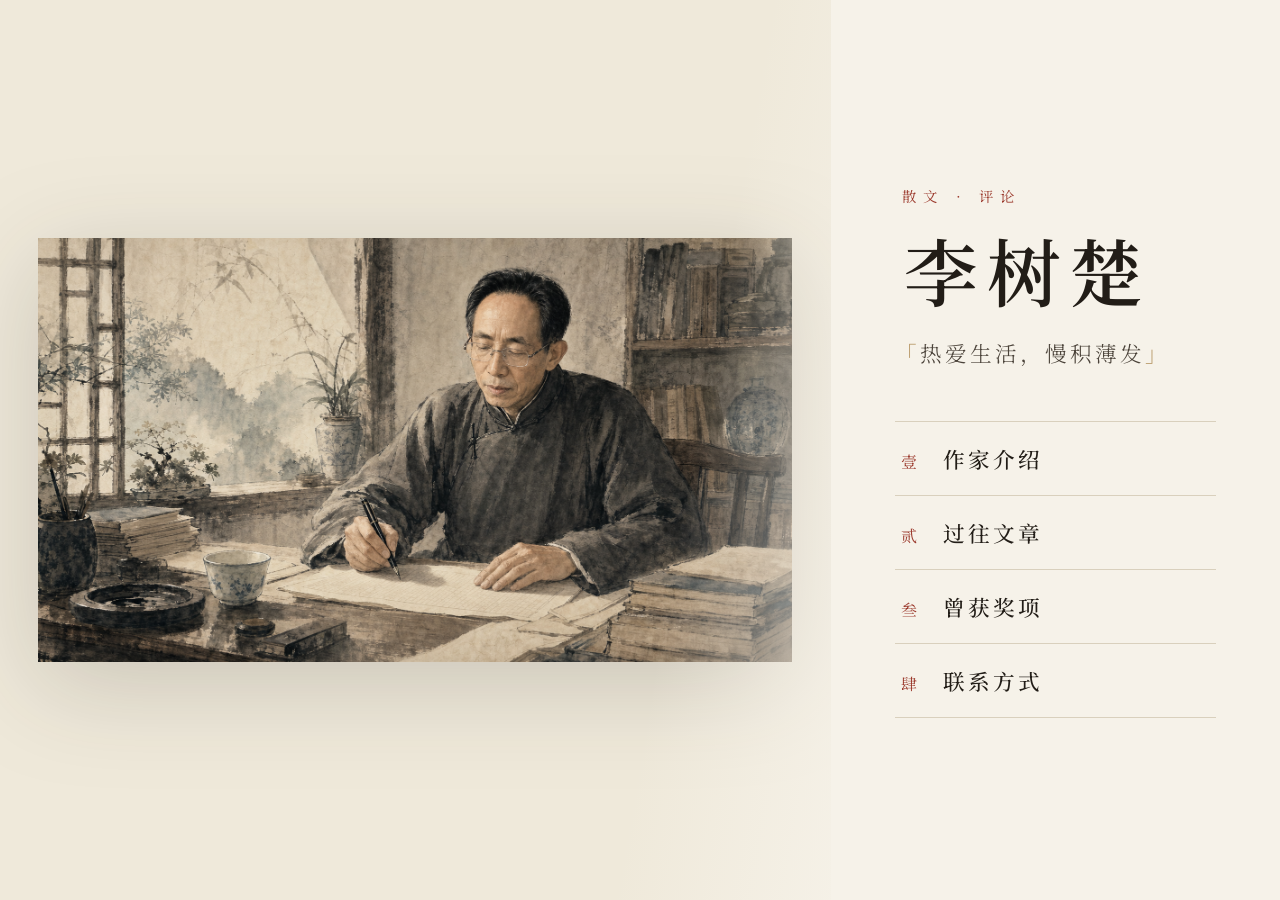
<file: index.html>
<!DOCTYPE html>
<html lang="zh-CN">
<head>
  <meta charset="UTF-8" />
  <meta name="viewport" content="width=device-width, initial-scale=1.0" />
  <title>李树楚 · 作家</title>
  <meta name="description" content="作家李树楚个人网站 —— 作家介绍、过往文章、曾获奖项与联系方式" />
  <link rel="preconnect" href="https://fonts.googleapis.com" />
  <link rel="preconnect" href="https://fonts.gstatic.com" crossorigin />
  <link
    href="https://fonts.googleapis.com/css2?family=Noto+Serif+SC:wght@300;400;500;600;700&family=Cormorant+Garamond:ital,wght@0,400;0,500;1,400&display=swap"
    rel="stylesheet"
  />
  <link rel="stylesheet" href="styles/main.css?v=8" />
</head>
<body class="home-body">
  <!-- 首页 hero：左图右栏（纯入口页）-->
  <section class="hero" id="top">
    <div class="hero__photo">
      <div class="hero__photo-img" data-photo></div>
      <div class="hero__photo-veil" aria-hidden="true"></div>
    </div>
    <div class="hero__panel">
      <div class="hero__intro">
        <p class="hero__eyebrow" data-title></p>
        <h1 class="hero__name" data-name></h1>
        <p class="hero__penname" data-penname></p>
        <p class="hero__tagline" data-tagline></p>
      </div>
      <nav class="hero__menu">
        <a class="hero__entry" href="about.html">
          <span class="hero__entry-num">壹</span>
          <span class="hero__entry-label">作家介绍</span>
        </a>
        <a class="hero__entry hero__entry--feature" href="gallery.html">
          <span class="hero__entry-num">贰</span>
          <span class="hero__entry-label">过往文章</span>
        </a>
        <a class="hero__entry" href="motto.html">
          <span class="hero__entry-num">叁</span>
          <span class="hero__entry-label">曾获奖项</span>
        </a>
        <a class="hero__entry" href="contact.html">
          <span class="hero__entry-num">肆</span>
          <span class="hero__entry-label">联系方式</span>
        </a>
      </nav>
    </div>
  </section>

  <script src="scripts/data.js?v=8"></script>
  <script src="scripts/main.js?v=8"></script>
</body>
</html>
</file>
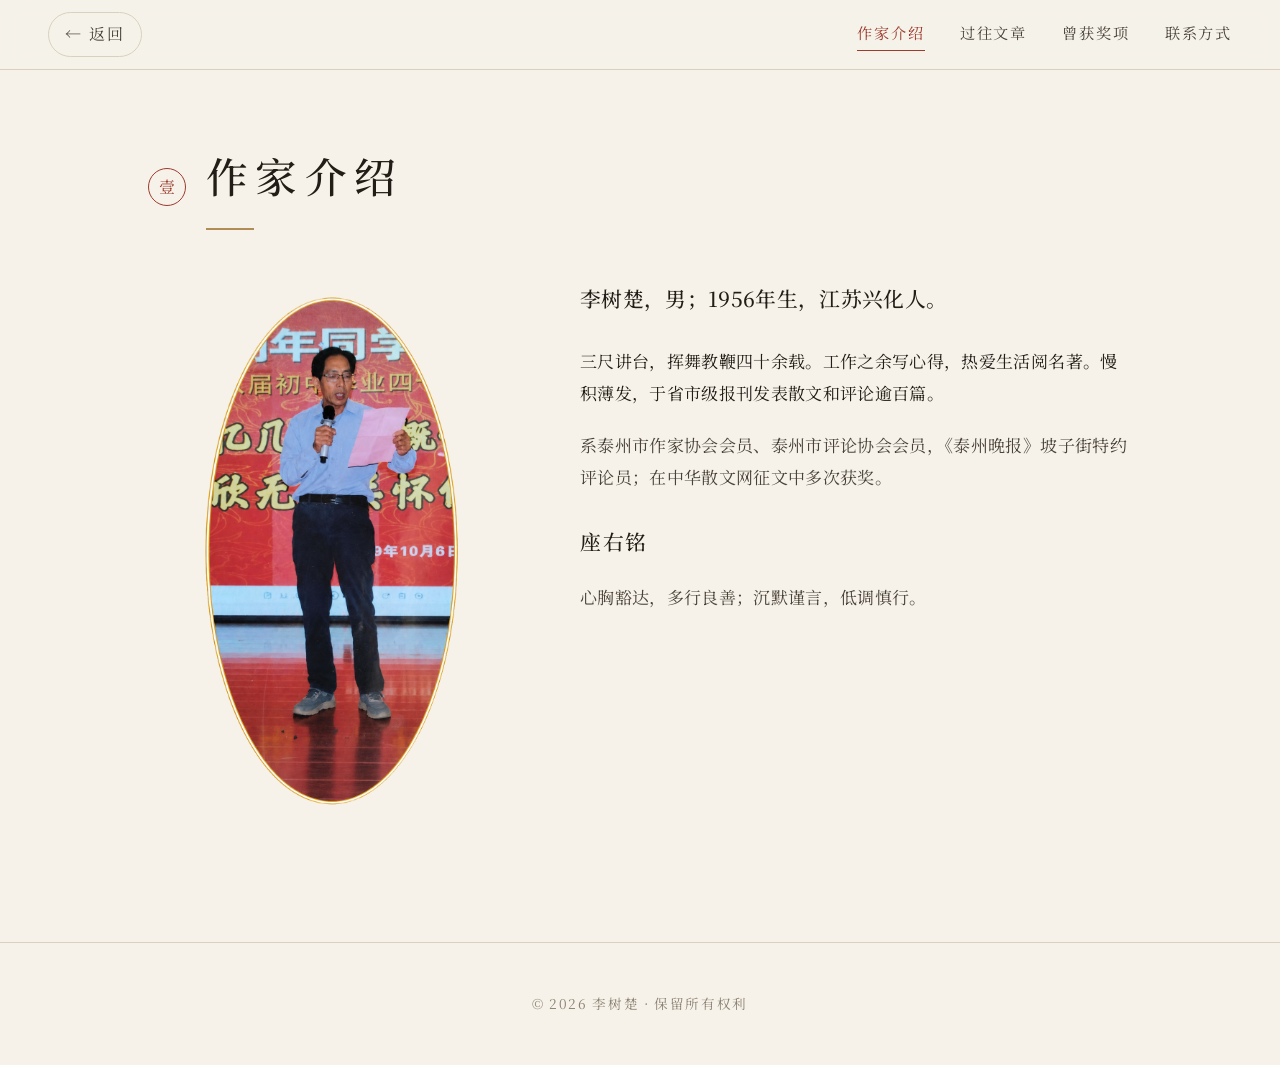
<file: about.html>
<!DOCTYPE html>
<html lang="zh-CN">
<head>
  <meta charset="UTF-8" />
  <meta name="viewport" content="width=device-width, initial-scale=1.0" />
  <title>作家介绍 — 李树楚</title>
  <link rel="preconnect" href="https://fonts.googleapis.com" />
  <link rel="preconnect" href="https://fonts.gstatic.com" crossorigin />
  <link
    href="https://fonts.googleapis.com/css2?family=Noto+Serif+SC:wght@300;400;500;600;700&family=Cormorant+Garamond:ital,wght@0,400;0,500;1,400&display=swap"
    rel="stylesheet"
  />
  <link rel="stylesheet" href="styles/main.css?v=8" />
</head>
<body>
  <header class="nav nav--solid">
    <a href="index.html" class="nav__back">← 返回</a>
    <nav class="nav__links">
      <a href="about.html" class="is-current">作家介绍</a>
      <a href="gallery.html">过往文章</a>
      <a href="motto.html">曾获奖项</a>
      <a href="contact.html">联系方式</a>
    </nav>
  </header>

  <main class="page">
    <section class="section about">
      <div class="section__head reveal">
        <span class="section__index">壹</span>
        <h2 class="section__title">作家介绍</h2>
      </div>
      <div class="about__layout">
        <div class="about__portrait reveal">
          <div class="about__portrait-img" data-portrait></div>
        </div>
        <div class="about__text reveal">
          <p class="about__intro" data-about-intro></p>
          <div data-about-paragraphs></div>
          <p class="about__motto-label">座右铭</p>
          <p class="about__motto-text" data-about-motto></p>
        </div>
      </div>
    </section>
  </main>

  <footer class="footer">
    <p>© <span id="year"></span> <span data-name></span> · 保留所有权利</p>
  </footer>

  <script src="scripts/data.js?v=8"></script>
  <script src="scripts/main.js?v=8"></script>
</body>
</html>
</file>
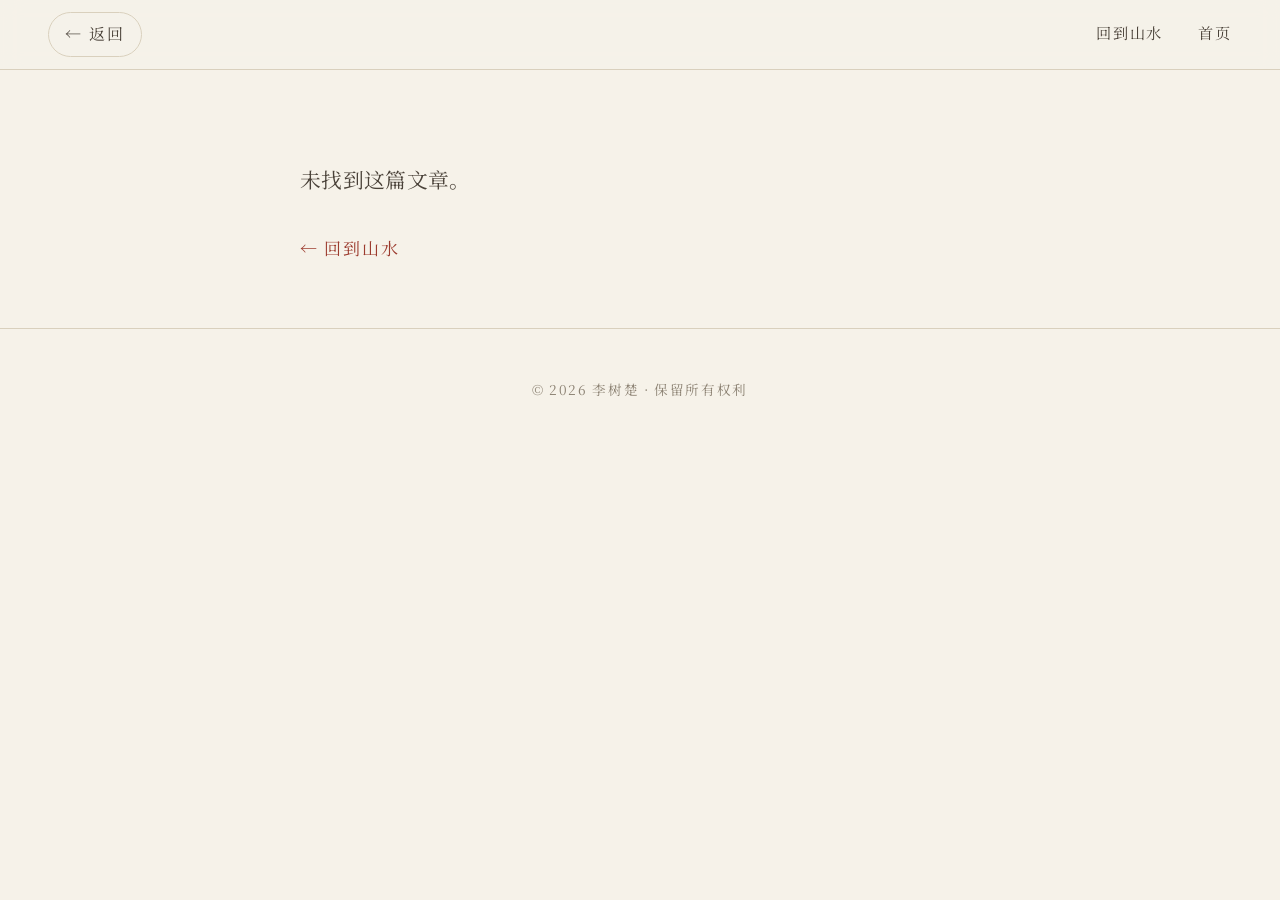
<file: article.html>
<!DOCTYPE html>
<html lang="zh-CN">
<head>
  <meta charset="UTF-8" />
  <meta name="viewport" content="width=device-width, initial-scale=1.0" />
  <title>文章 — 李树楚</title>
  <link rel="preconnect" href="https://fonts.googleapis.com" />
  <link rel="preconnect" href="https://fonts.gstatic.com" crossorigin />
  <link
    href="https://fonts.googleapis.com/css2?family=Noto+Serif+SC:wght@300;400;500;600;700&family=Cormorant+Garamond:ital,wght@0,400;0,500;1,400&display=swap"
    rel="stylesheet"
  />
  <link rel="stylesheet" href="styles/main.css?v=8" />
</head>
<body class="article-body">
  <header class="nav nav--solid">
    <a href="gallery.html" class="nav__back">← 返回</a>
    <nav class="nav__links">
      <a href="gallery.html">回到山水</a>
      <a href="index.html">首页</a>
    </nav>
  </header>

  <main class="article" id="article">
    <!-- 由 article.js 渲染 -->
  </main>

  <footer class="footer">
    <p>© <span id="year"></span> <span data-name></span> · 保留所有权利</p>
  </footer>

  <script src="scripts/data.js?v=8"></script>
  <script src="scripts/article.js?v=8"></script>
</body>
</html>
</file>
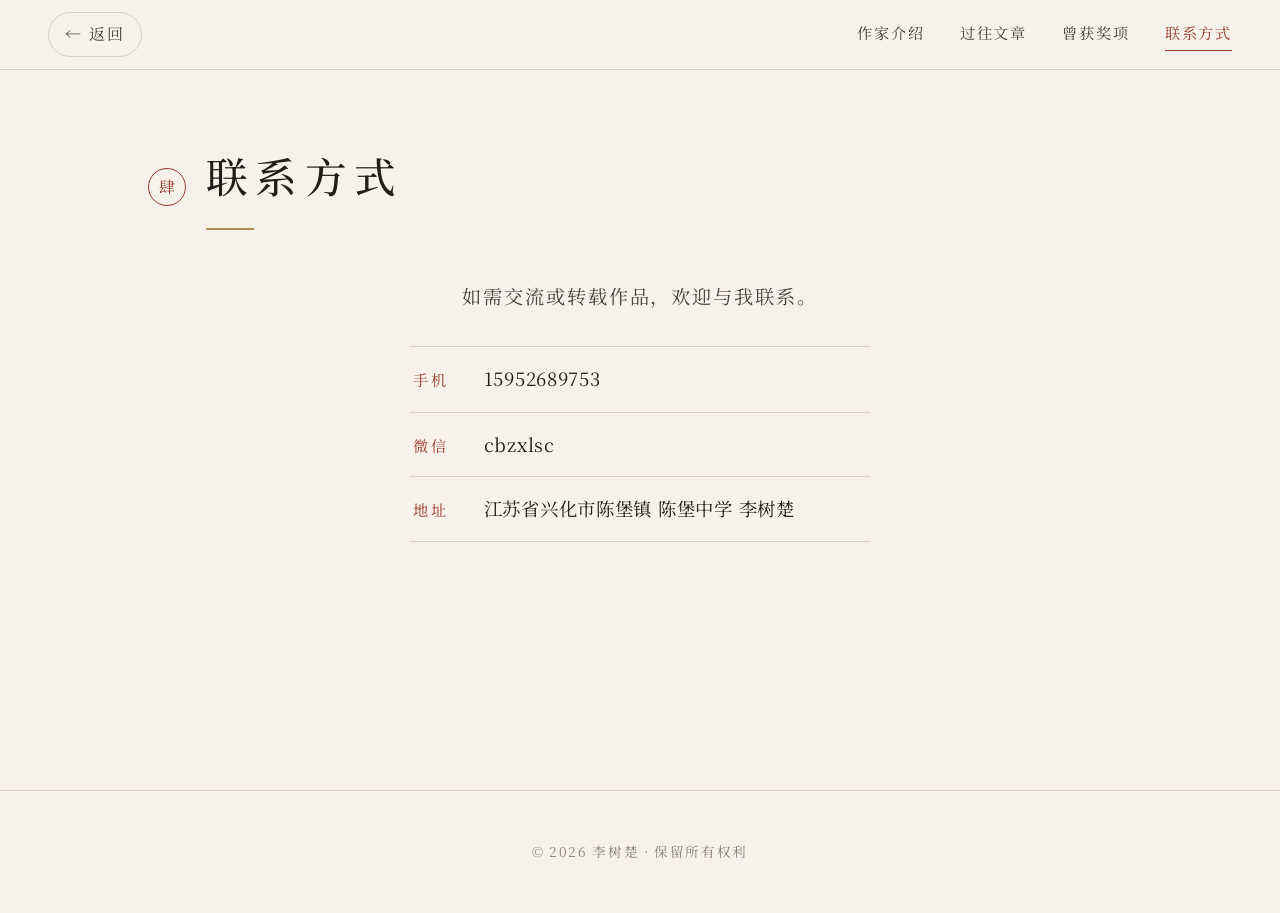
<file: contact.html>
<!DOCTYPE html>
<html lang="zh-CN">
<head>
  <meta charset="UTF-8" />
  <meta name="viewport" content="width=device-width, initial-scale=1.0" />
  <title>联系方式 — 李树楚</title>
  <link rel="preconnect" href="https://fonts.googleapis.com" />
  <link rel="preconnect" href="https://fonts.gstatic.com" crossorigin />
  <link
    href="https://fonts.googleapis.com/css2?family=Noto+Serif+SC:wght@300;400;500;600;700&family=Cormorant+Garamond:ital,wght@0,400;0,500;1,400&display=swap"
    rel="stylesheet"
  />
  <link rel="stylesheet" href="styles/main.css?v=8" />
</head>
<body>
  <header class="nav nav--solid">
    <a href="index.html" class="nav__back">← 返回</a>
    <nav class="nav__links">
      <a href="about.html">作家介绍</a>
      <a href="gallery.html">过往文章</a>
      <a href="motto.html">曾获奖项</a>
      <a href="contact.html" class="is-current">联系方式</a>
    </nav>
  </header>

  <main class="page">
    <section class="section contact">
      <div class="section__head reveal">
        <span class="section__index">肆</span>
        <h2 class="section__title">联系方式</h2>
      </div>
      <div class="contact__inner reveal">
        <p class="contact__note" data-contact-note></p>
        <ul class="contact__list" data-contact-list></ul>
      </div>
    </section>
  </main>

  <footer class="footer">
    <p>© <span id="year"></span> <span data-name></span> · 保留所有权利</p>
  </footer>

  <script src="scripts/data.js?v=8"></script>
  <script src="scripts/main.js?v=8"></script>
</body>
</html>
</file>
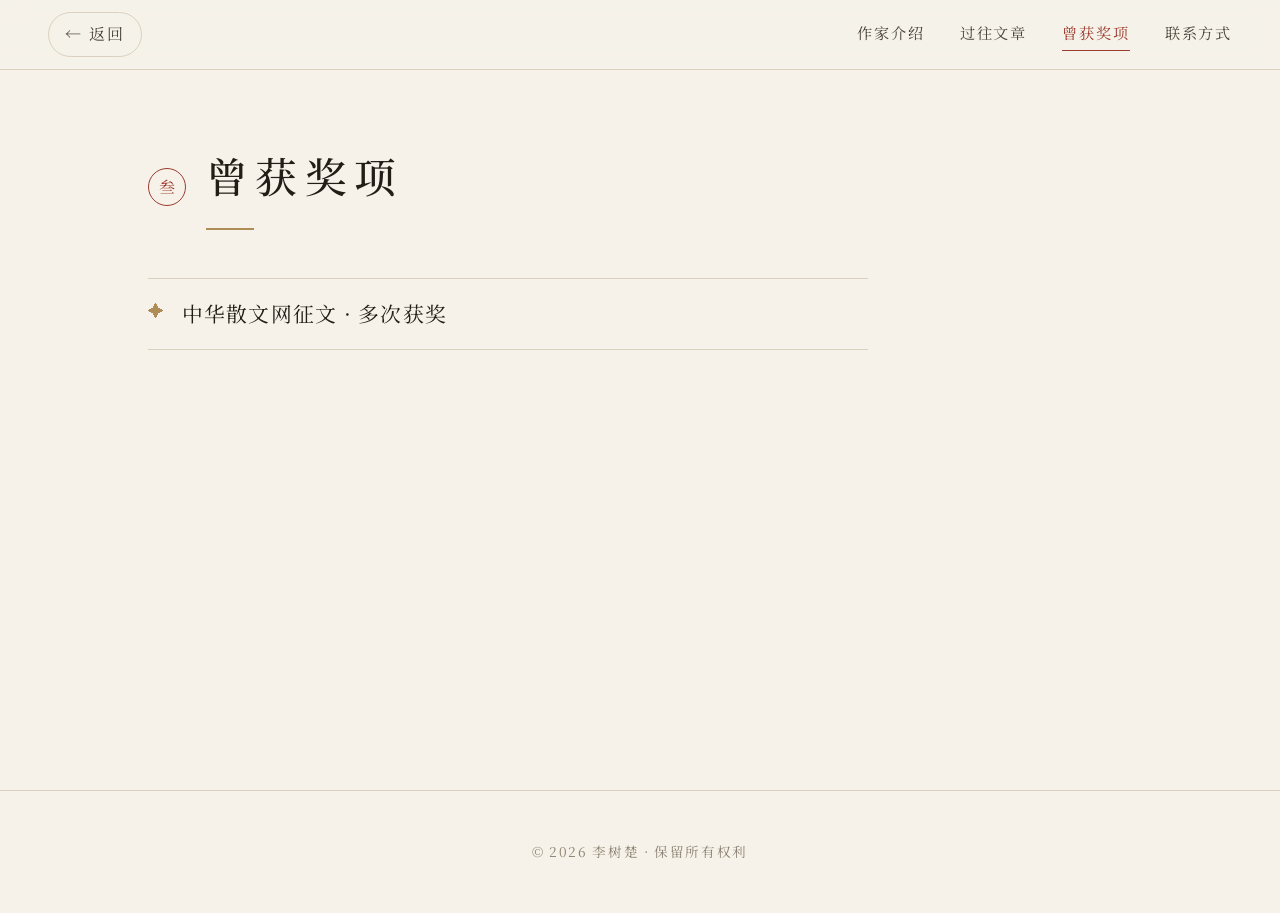
<file: motto.html>
<!DOCTYPE html>
<html lang="zh-CN">
<head>
  <meta charset="UTF-8" />
  <meta name="viewport" content="width=device-width, initial-scale=1.0" />
  <title>曾获奖项 — 李树楚</title>
  <link rel="preconnect" href="https://fonts.googleapis.com" />
  <link rel="preconnect" href="https://fonts.gstatic.com" crossorigin />
  <link
    href="https://fonts.googleapis.com/css2?family=Noto+Serif+SC:wght@300;400;500;600;700&family=Cormorant+Garamond:ital,wght@0,400;0,500;1,400&display=swap"
    rel="stylesheet"
  />
  <link rel="stylesheet" href="styles/main.css?v=8" />
</head>
<body>
  <header class="nav nav--solid">
    <a href="index.html" class="nav__back">← 返回</a>
    <nav class="nav__links">
      <a href="about.html">作家介绍</a>
      <a href="gallery.html">过往文章</a>
      <a href="motto.html" class="is-current">曾获奖项</a>
      <a href="contact.html">联系方式</a>
    </nav>
  </header>

  <main class="page">
    <section class="section awards">
      <div class="section__head reveal">
        <span class="section__index">叁</span>
        <h2 class="section__title">曾获奖项</h2>
      </div>
      <ul class="awards__list reveal" data-awards></ul>
    </section>
  </main>

  <footer class="footer">
    <p>© <span id="year"></span> <span data-name></span> · 保留所有权利</p>
  </footer>

  <script src="scripts/data.js?v=8"></script>
  <script src="scripts/main.js?v=8"></script>
</body>
</html>
</file>
<file: styles/main.css>
/* ============================================================
   典雅文学风 —— 主样式
   配色：宣纸米白 + 墨色 + 印章朱红点缀
   ============================================================ */
:root {
  --paper: #f6f2e9;
  --paper-deep: #efe9da;
  --ink: #221d17;
  --ink-soft: #4a4239;
  --ink-faint: #8c8273;
  --seal: #9c3b2e;
  --seal-soft: #b96a52;
  --line: #d9d0bd;
  --gold: #b08d57;
  --serif-cn: "Noto Serif SC", "Songti SC", "STSong", serif;
  --serif-la: "Cormorant Garamond", "Noto Serif SC", serif;
  --maxw: 1080px;
  --ease: cubic-bezier(0.22, 1, 0.36, 1);
}
* { box-sizing: border-box; margin: 0; padding: 0; }
html { scroll-behavior: smooth; }
body {
  background: var(--paper);
  color: var(--ink);
  font-family: var(--serif-cn);
  line-height: 1.9;
  font-size: 17px;
  letter-spacing: 0.02em;
  -webkit-font-smoothing: antialiased;
  text-rendering: optimizeLegibility;
  overflow-x: hidden;
}
a { color: inherit; text-decoration: none; }

/* ---------- 导航 ---------- */
.nav {
  position: fixed;
  top: 0; left: 0; right: 0;
  z-index: 50;
  display: flex;
  align-items: center;
  justify-content: space-between;
  padding: 1.1rem clamp(1.2rem, 5vw, 3rem);
  transition: background 0.4s var(--ease), padding 0.4s var(--ease),
              box-shadow 0.4s var(--ease);
}
.nav--scrolled, .nav--solid {
  background: rgba(246, 242, 233, 0.9);
  backdrop-filter: blur(10px);
  box-shadow: 0 1px 0 var(--line);
  padding-top: 0.75rem;
  padding-bottom: 0.75rem;
}
.nav__brand {
  font-size: 1.15rem;
  font-weight: 600;
  letter-spacing: 0.16em;
  opacity: 0;
  transition: opacity 0.5s var(--ease);
}
.nav--scrolled .nav__brand, .nav--solid .nav__brand { opacity: 1; }
.nav__back {
  font-size: 1rem;
  letter-spacing: 0.12em;
  color: var(--ink-soft);
  padding: 0.4rem 1rem;
  border: 1px solid var(--line);
  border-radius: 999px;
  background: rgba(246, 242, 233, 0.6);
  transition: color 0.3s var(--ease), border-color 0.3s var(--ease);
}
.nav__back:hover { color: var(--seal); border-color: var(--seal); }
.nav__links { display: flex; gap: clamp(1rem, 3vw, 2.2rem); }
.nav__links a {
  font-size: 0.95rem;
  letter-spacing: 0.12em;
  color: var(--ink-soft);
  position: relative;
  padding-bottom: 3px;
}
.nav__links a::after {
  content: "";
  position: absolute;
  left: 0; bottom: 0;
  width: 0; height: 1px;
  background: var(--seal);
  transition: width 0.35s var(--ease);
}
.nav__links a:hover { color: var(--seal); }
.nav__links a:hover::after { width: 100%; }

/* ---------- 首页 hero：左图右栏 ---------- */
.hero {
  display: grid;
  grid-template-columns: 1.85fr 1fr;   /* 图大、右栏小 */
  min-height: 100vh;
}
.hero__photo {
  position: relative;
  overflow: hidden;
  background: var(--paper-deep);
  display: flex;
  align-items: center;
  justify-content: center;
  padding: clamp(1rem, 3vw, 2.6rem);
}
.hero__photo-img {
  position: absolute;
  inset: clamp(1rem, 3vw, 2.6rem);
  background-size: contain;             /* 完整显示整张照片，不裁切 */
  background-repeat: no-repeat;
  background-position: center;
  opacity: 0;
  transform: scale(1);
  animation:
    fadeIn 1.6s var(--ease) 0.2s forwards,
    slowZoom 16s ease-in-out 1.6s infinite alternate;   /* 缓慢呼吸式放大缩小 */
  filter: drop-shadow(0 22px 50px rgba(34,29,23,0.18));
}
@keyframes fadeIn { to { opacity: 1; } }
@keyframes slowZoom { from { transform: scale(1); } to { transform: scale(1.07); } }
.hero__photo-veil {
  position: absolute;
  inset: 0;
  pointer-events: none;
  background: linear-gradient(100deg, rgba(246,242,233,0) 78%, rgba(246,242,233,0.85) 100%);
}
.hero__panel {
  position: relative;
  display: flex;
  flex-direction: column;
  justify-content: center;
  padding: clamp(2rem, 5vw, 4.5rem) clamp(1.6rem, 5vw, 4rem);
  gap: clamp(2rem, 4vw, 3rem);
}
.hero__eyebrow {
  font-size: 0.9rem;
  letter-spacing: 0.5em;
  color: var(--seal);
  text-indent: 0.5em;
  margin-bottom: 1.2rem;
  opacity: 0; animation: rise 1s var(--ease) 0.2s forwards;
}
.hero__name {
  font-size: clamp(2.8rem, 6vw, 4.6rem);
  font-weight: 600;
  letter-spacing: 0.12em;
  line-height: 1.1;
  text-indent: 0.12em;
  opacity: 0; animation: rise 1.1s var(--ease) 0.35s forwards;
}
.hero__penname {
  margin-top: 0.8rem;
  font-size: 1rem;
  color: var(--ink-faint);
  letter-spacing: 0.2em;
  opacity: 0; animation: rise 1.1s var(--ease) 0.5s forwards;
}
.hero__tagline {
  margin-top: 1.4rem;
  font-size: clamp(1.05rem, 1.8vw, 1.35rem);
  color: var(--ink-soft);
  letter-spacing: 0.14em;
  font-weight: 300;
  opacity: 0; animation: rise 1.1s var(--ease) 0.65s forwards;
}
.hero__tagline::before { content: "「"; color: var(--gold); }
.hero__tagline::after { content: "」"; color: var(--gold); }
@keyframes rise { from { opacity: 0; transform: translateY(24px); } to { opacity: 1; transform: translateY(0); } }

/* 四大板块入口 */
.hero__menu { display: flex; flex-direction: column; }
.hero__entry {
  display: flex;
  align-items: baseline;
  gap: 1rem;
  padding: 1rem 0.4rem;
  border-top: 1px solid var(--line);
  position: relative;
  opacity: 0; animation: rise 0.9s var(--ease) forwards;
  transition: padding-left 0.4s var(--ease), background 0.4s var(--ease);
}
.hero__entry:last-child { border-bottom: 1px solid var(--line); }
.hero__menu .hero__entry:nth-child(1) { animation-delay: 0.8s; }
.hero__menu .hero__entry:nth-child(2) { animation-delay: 0.92s; }
.hero__menu .hero__entry:nth-child(3) { animation-delay: 1.04s; }
.hero__menu .hero__entry:nth-child(4) { animation-delay: 1.16s; }
.hero__entry::before {
  content: "";
  position: absolute;
  left: -1px; top: 0; bottom: 0;
  width: 2px;
  background: var(--seal);
  transform: scaleY(0);
  transition: transform 0.4s var(--ease);
}
.hero__entry:hover { padding-left: 1.2rem; background: rgba(176,141,87,0.06); }
.hero__entry:hover::before { transform: scaleY(1); }
.hero__entry-num {
  font-size: 1rem; color: var(--seal); flex: none;
  width: 1.6rem;
}
.hero__entry-label {
  font-size: 1.35rem; font-weight: 500; letter-spacing: 0.14em; flex: 1;
}
.hero__entry-en {
  font-family: var(--serif-la);
  font-size: 0.95rem; font-style: italic; color: var(--ink-faint);
  letter-spacing: 0.04em;
}
/* 「过往文章」入口与其它板块保持一致（黑色，无特殊标记）*/

/* ---------- 通用区块 ---------- */
.section {
  position: relative;
  z-index: 1;
  max-width: var(--maxw);
  margin: 0 auto;
  padding: clamp(4rem, 10vw, 7rem) clamp(1.4rem, 6vw, 3rem);
}
.section__head { display: flex; align-items: baseline; gap: 1.2rem; margin-bottom: 3rem; }
.section__index {
  font-size: 1rem; color: var(--seal);
  border: 1px solid var(--seal);
  width: 2.4rem; height: 2.4rem;
  display: grid; place-items: center; border-radius: 50%; flex: none;
}
.section__title { font-size: clamp(1.8rem, 4vw, 2.6rem); font-weight: 500; letter-spacing: 0.18em; }
.section__title::after { content: ""; display: block; width: 48px; height: 2px; background: var(--gold); margin-top: 0.8rem; }

/* ---------- 独立内容页 ---------- */
.page { min-height: calc(100vh - 110px); padding-top: 1.5rem; }
.nav__links a.is-current { color: var(--seal); }
.nav__links a.is-current::after { width: 100%; }

/* ---------- 作家介绍 ---------- */
.about__layout {
  display: grid;
  grid-template-columns: 0.8fr 1.2fr;
  gap: clamp(2rem, 5vw, 4rem);
  align-items: start;
}
.about__portrait-img {
  width: 100%;
  aspect-ratio: 2 / 3;
  background-size: contain;
  background-repeat: no-repeat;
  background-position: center;
}
.about__intro {
  font-size: 1.3rem; line-height: 2; margin-bottom: 1.6rem; font-weight: 500;
  max-width: 760px;
}
.about__text p + p { margin-top: 1.2rem; color: var(--ink-soft); max-width: 760px; }

/* ---------- 过往文章 入口 ---------- */
.feature { text-align: center; }
.feature__lead {
  font-size: clamp(1.15rem, 2.4vw, 1.5rem);
  line-height: 2; color: var(--ink-soft); letter-spacing: 0.08em;
  margin-bottom: 2.4rem;
}
.feature__cta {
  display: inline-flex; align-items: center; gap: 0.8rem;
  padding: 1rem 2.2rem;
  border: 1px solid var(--seal);
  color: var(--seal);
  border-radius: 999px;
  font-size: 1.1rem; letter-spacing: 0.14em;
  transition: background 0.4s var(--ease), color 0.4s var(--ease), gap 0.3s var(--ease);
}
.feature__cta:hover { background: var(--seal); color: var(--paper); gap: 1.3rem; }
.feature__cta-arrow { transition: transform 0.3s var(--ease); }
.feature__cta:hover .feature__cta-arrow { transform: translateX(4px); }

.feature__list {
  list-style: none;
  margin: 3.4rem auto 0;
  max-width: 640px;
  text-align: left;
  border-top: 1px solid var(--line);
}
.feature__list-item a {
  display: flex; align-items: baseline; gap: 1rem;
  padding: 1.1rem 0.4rem;
  border-bottom: 1px solid var(--line);
  transition: padding-left 0.35s var(--ease), background 0.35s var(--ease);
}
.feature__list-item a:hover { padding-left: 1rem; background: rgba(176,141,87,0.06); }
.feature__list-spot {
  font-size: 0.72rem; color: var(--paper); background: var(--seal);
  padding: 2px 8px; border-radius: 3px; flex: none; letter-spacing: 0.08em;
  position: relative; top: -2px;
}
.feature__list-title { font-size: 1.2rem; font-weight: 500; flex: 1; letter-spacing: 0.06em; }
.feature__list-meta { font-size: 0.82rem; color: var(--ink-faint); letter-spacing: 0.06em; }

/* ---------- 座右铭 ---------- */
.mottos__list { display: flex; flex-direction: column; gap: clamp(2rem, 5vw, 3.4rem); }
.motto {
  position: relative; padding-left: 3rem;
  font-size: clamp(1.4rem, 3.2vw, 2rem); line-height: 1.9;
  font-weight: 300; letter-spacing: 0.08em;
}
.motto::before {
  content: "“"; position: absolute; left: 0; top: -0.7rem;
  font-size: 3.6rem; color: var(--seal); opacity: 0.5; font-family: var(--serif-la);
}

/* 座右铭（紧接作家介绍正文之后） */
.about__motto-label {
  margin-top: 1.8rem;
  font-size: 1.3rem;          /* 与 .about__intro 同字号 */
  font-weight: 500;
  letter-spacing: 0.08em;
  color: var(--ink);
}
.about__motto-text {
  margin-top: 0.6rem;
  max-width: 760px;
  color: var(--ink-soft);
  line-height: 1.9;
}

/* 曾获奖项 */
.awards__list { list-style: none; max-width: 720px; }
.award {
  position: relative;
  padding: 1.1rem 0 1.1rem 2.1rem;
  border-bottom: 1px solid var(--line);
  font-size: clamp(1.05rem, 2.2vw, 1.3rem);
  line-height: 1.7;
  letter-spacing: 0.06em;
  color: var(--ink);
}
.award:first-child { border-top: 1px solid var(--line); }
.award::before {
  content: "✦";
  position: absolute; left: 0; top: 1.15rem;
  color: var(--gold);
  font-size: 1rem;
}

/* ---------- 联系方式 ---------- */
.contact { text-align: center; }
.contact__inner { max-width: 560px; margin: 0 auto; }
.contact__note { font-size: 1.2rem; color: var(--ink-soft); letter-spacing: 0.1em; }
.contact__email {
  display: inline-block; margin-top: 1.6rem;
  font-family: var(--serif-la); font-size: 1.5rem; color: var(--seal);
  border-bottom: 1px solid var(--seal-soft); padding-bottom: 4px; letter-spacing: 0.04em;
  transition: opacity 0.3s var(--ease);
}
.contact__email:hover { opacity: 0.7; }

/* 联系信息列表 */
.contact__list {
  list-style: none;
  margin: 2rem auto 0;
  max-width: 460px;
  text-align: left;
}
.contact__item {
  display: flex;
  align-items: baseline;
  gap: 1.2rem;
  padding: 1rem 0.2rem;
  border-bottom: 1px solid var(--line);
}
.contact__item:first-child { border-top: 1px solid var(--line); }
.contact__label {
  flex: none;
  width: 3.2rem;
  font-size: 0.95rem;
  letter-spacing: 0.18em;
  color: var(--seal);
}
.contact__value {
  flex: 1;
  font-size: 1.15rem;
  color: var(--ink);
  letter-spacing: 0.04em;
  line-height: 1.7;
  word-break: break-word;
}
a.contact__value {
  color: var(--ink);
  border-bottom: 1px solid transparent;
  transition: color 0.3s var(--ease), border-color 0.3s var(--ease);
}
a.contact__value:hover { color: var(--seal); border-color: var(--seal); }

/* ---------- 页脚 ---------- */
.footer {
  text-align: center; padding: 3rem 1.5rem;
  border-top: 1px solid var(--line);
  color: var(--ink-faint); font-size: 0.85rem; letter-spacing: 0.12em;
  position: relative; z-index: 1;
}

/* ---------- 文章全文页 ---------- */
.article-body { background: var(--paper); }
.article { padding: clamp(7rem, 14vw, 10rem) clamp(1.4rem, 6vw, 3rem) 4rem; }
.article__inner { max-width: 680px; margin: 0 auto; position: relative; }
.article__spot {
  display: inline-block; font-size: 0.78rem; color: var(--paper);
  background: var(--seal); padding: 3px 10px; border-radius: 3px; letter-spacing: 0.12em;
  margin-bottom: 1.4rem;
}
.article__title {
  font-size: clamp(2.2rem, 5vw, 3.2rem); font-weight: 600;
  letter-spacing: 0.08em; line-height: 1.3;
}
.article__meta { color: var(--ink-faint); letter-spacing: 0.12em; margin-top: 0.8rem; }
.article__excerpt {
  margin-top: 2rem; font-size: 1.3rem; font-style: italic; color: var(--ink-soft);
  border-left: 2px solid var(--gold); padding-left: 1.4rem; line-height: 2;
}
.article__seal {
  position: absolute; top: 0; right: 0;
  width: 3.2rem; height: 3.2rem;
  border: 1.5px solid var(--seal); color: var(--seal);
  display: grid; place-items: center; border-radius: 6px;
  font-size: 1.2rem; transform: rotate(0deg);
}
.article__body { margin-top: 3rem; }
.article__body p {
  font-size: 1.15rem; line-height: 2.3; margin-bottom: 1.6rem;
  text-indent: 2em; color: var(--ink);
}
.article__nav {
  margin-top: 4rem; padding-top: 2rem; border-top: 1px solid var(--line);
  display: flex; justify-content: space-between; flex-wrap: wrap; gap: 1rem;
}
.article__back { color: var(--seal); letter-spacing: 0.1em; border-bottom: 1px solid transparent; transition: border-color 0.3s var(--ease); }
.article__back:hover { border-color: var(--seal); }
.article__notfound { font-size: 1.3rem; color: var(--ink-soft); margin-bottom: 2rem; }

/* ---------- 滚动揭示动画 ---------- */
.reveal { opacity: 0; transform: translateY(34px); transition: opacity 0.9s var(--ease), transform 0.9s var(--ease); }
.reveal.is-visible { opacity: 1; transform: translateY(0); }

/* ---------- 响应式 ---------- */
@media (max-width: 820px) {
  .hero { grid-template-columns: 1fr; min-height: auto; }
  .hero__photo { height: 46vh; min-height: 300px; }
  .hero__photo-veil {
    background: linear-gradient(to bottom, rgba(246,242,233,0) 60%, rgba(246,242,233,0.96) 100%);
  }
  .hero__panel { padding: 2.4rem 1.6rem 3rem; gap: 2rem; }
  .about__layout { grid-template-columns: 1fr; }
  .about__portrait { max-width: 420px; }
  .nav__links { gap: 0.9rem; }
  .nav__links a { font-size: 0.82rem; letter-spacing: 0.06em; }
  .hero__entry-en { display: none; }
}

@media (prefers-reduced-motion: reduce) {
  *, *::before, *::after { animation-duration: 0.001ms !important; transition-duration: 0.001ms !important; }
  .reveal { opacity: 1; transform: none; }
  .hero__entry, .hero__eyebrow, .hero__name, .hero__penname, .hero__tagline { opacity: 1; }
}
</file>
